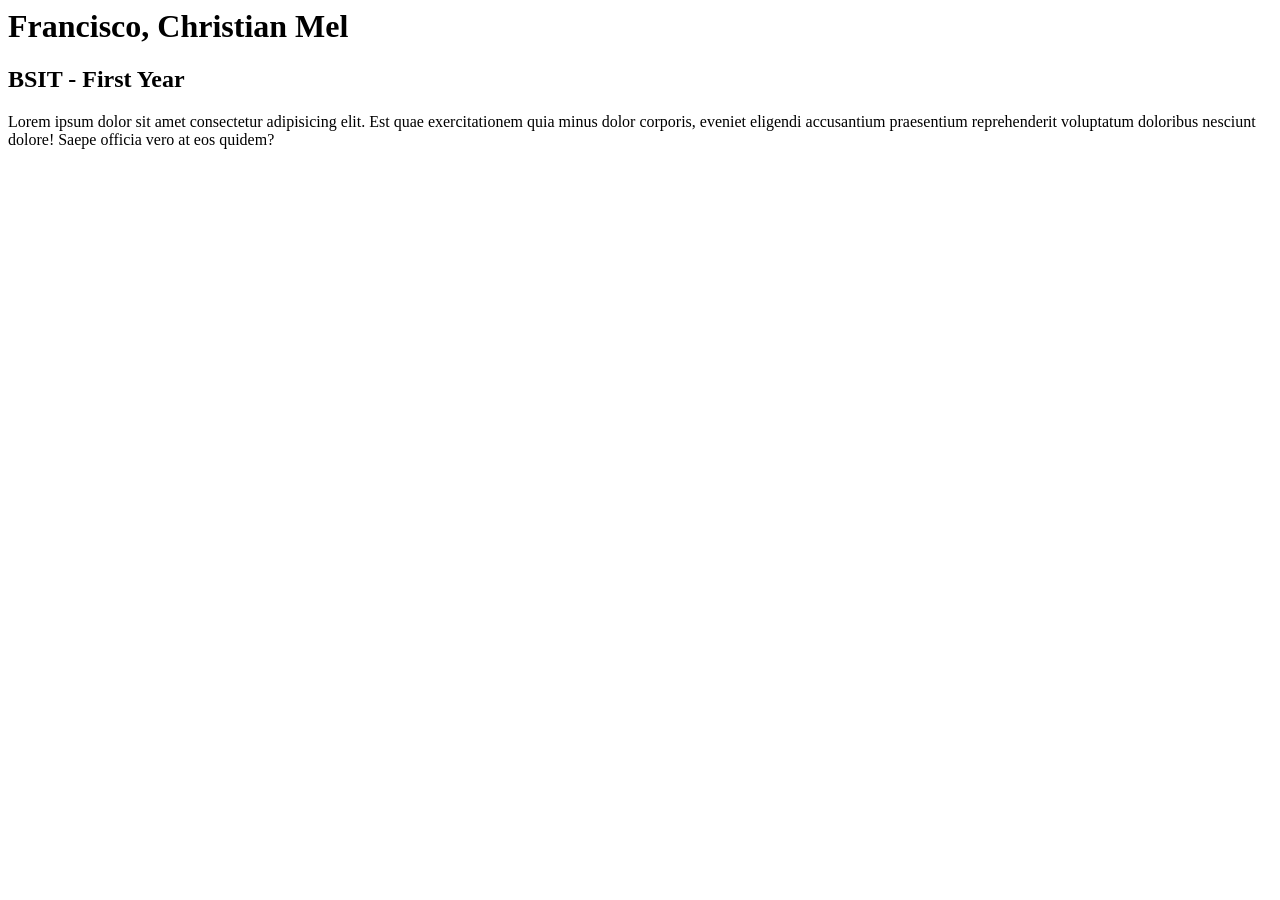
<file: index.html>
<html lang="en">
<head>
    <meta charset="UTF-8">
    <meta name="viewport" content="width=device-width, initial-scale=1.0">
    <title>IT0043 - TB02</title>
</head>
<body>
  <h1>Francisco, Christian Mel </h1>  
  <h2>BSIT - First Year</h2>
  <p> Lorem ipsum dolor sit amet consectetur adipisicing elit. Est quae exercitationem quia minus dolor corporis, eveniet eligendi accusantium praesentium reprehenderit voluptatum doloribus nesciunt dolore! Saepe officia vero at eos quidem?</p>
</body>
</html>
</file>
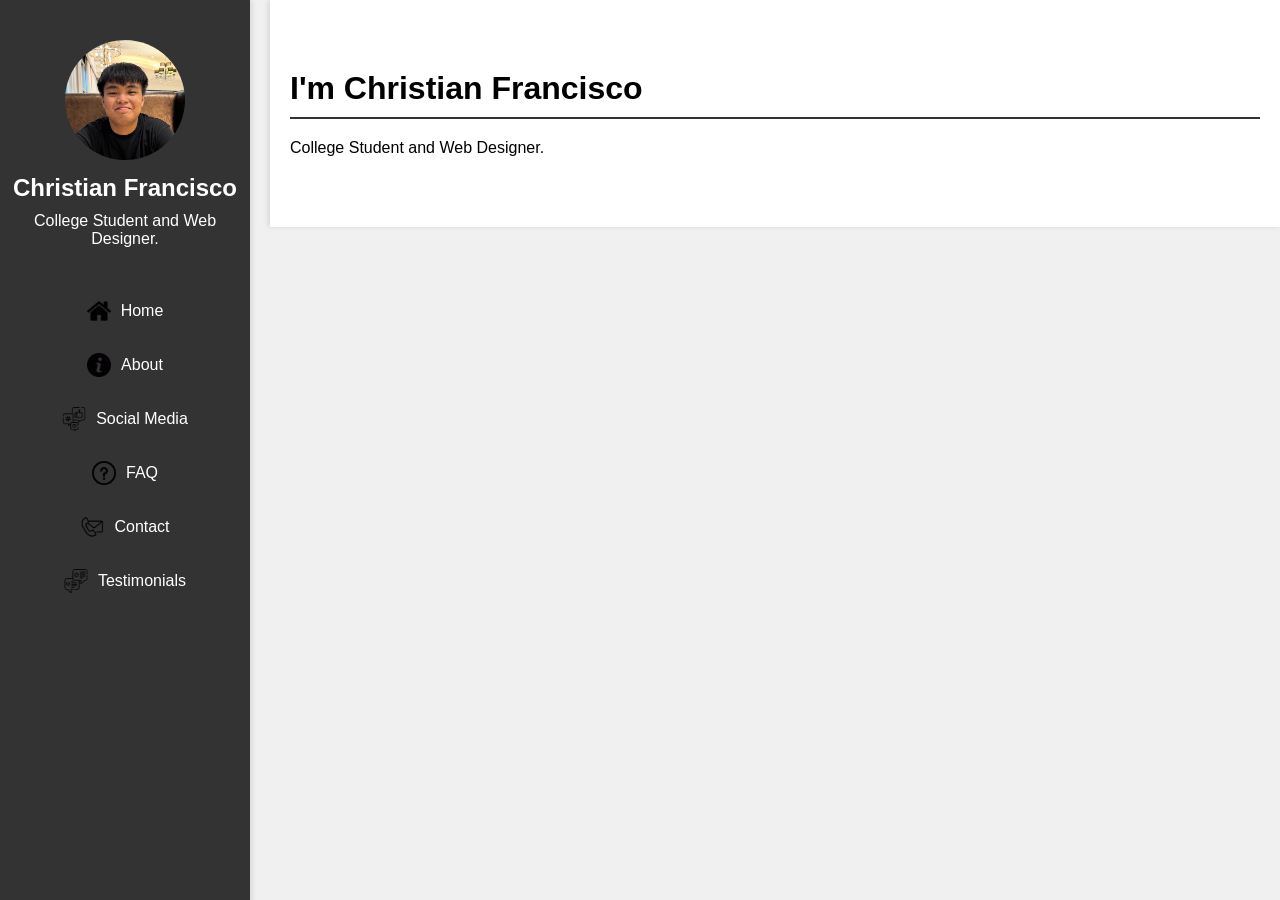
<file: Francisco_Finals.html>
<!DOCTYPE html>
<html lang="en">
<head>
    <meta charset="UTF-8">
    <meta name="viewport" content="width=device-width, initial-scale=1.0">
    <title>Personal Portfolio</title>
    <link rel="stylesheet" href="Francisco_Finals.css">
</head>
<body>
    <div class="sidebar">
        <div class="profile">
            <img src="PICKO.jpg" alt="Profile Picture">
            <h1>Christian Francisco</h1>
            <p>College Student and Web Designer.</p>
        </div>
        <nav>
            <ul>
                <li><a href="#home" data-section="home"><img src="home.png" alt="Home"> Home</a></li>
                <li><a href="#about" data-section="about"><img src="information-button.png" alt="About"> About</a></li>
                <li><a href="#social-media" data-section="social-media"><img src="social-media.png" alt="Social Media"> Social Media</a></li>
                <li><a href="#faq" data-section="faq"><img src="information.png" alt="FAQ"> FAQ</a></li>
                <li><a href="#contact" data-section="contact"><img src="contact-mail.png" alt="Contact"> Contact</a></li>
                <li><a href="#testimonials" data-section="testimonials"><img src="testimonials.png" alt="Testimonials"> Testimonials</a></li>
            </ul>
        </nav>
    </div>

    <div class="main-content">
        <section id="home" class="active">
            <div class="home-content">
                <h2>I'm Christian Francisco</h2>
                <p>College Student and Web Designer.</p>
            </div>
        </section>

        <section id="about">
            <h2>About Me</h2>
            <div class="about-content">
                <p>Hi there! I'm Christian Mel G. Francisco, an avid gamer and car enthusiast. Born under the Aquarius sign on January 29, 2003, I've always been passionate about technology and innovation. Currently, I'm pursuing a degree in Information Technology at FEU TECH, specializing in Web and Mobile Application. When I'm not immersed in coding or gaming, you can find me exploring the latest trends in the automotive world. Feel free to connect with me to talk about tech, games, or cars!</p>
            </div>
        </section>

        <section id="social-media">
            <h2>Social Media</h2>
            <div class="social-media-links">
                <a href="https://web.facebook.com/MELLERPEEK" target="_blank" class="btn">Facebook</a>
                <a href="https://steamcommunity.com/id/Mellerz29/" target="_blank" class="btn">Steam</a>
                <a href="https://www.instagram.com/mellerzpeek/" target="_blank" class="btn">Instagram</a>
                <a href="https://mellerzpeek.github.io/it0043tb02/" target="_blank" class="btn">GitHub Pages</a>
            </div>
        </section>

        <section id="faq">
            <h2>FAQ</h2>
            <div class="faq-item">
                <h3>Question 1: What services do you offer?</h3>
                <p>Answer: I offer web development and app development.</p>
            </div>
            <div class="faq-item">
                <h3>Question 2: What kind of car do you like?</h3>
                <p>Answer: I like JDM cars, but I'm also knowledgeable about other types of cars.</p>
            </div>
            <div class="faq-item">
                <h3>Question 3: What type of games do you prefer?</h3>
                <p>Answer: I prefer games like Counter-Strike 2, but mostly I enjoy first-person shooter games.</p>
            </div>
        </section>

        <section id="contact">
            <h2>Contact Information</h2>
            <p>Email: <a href="mailto:Christianmgf29@gmail.com">Christianmgf29@gmail.com</a></p>
            <p>Phone: +63 9561257416</p>
        </section>

        <section id="testimonials">
            <h2>Testimonials</h2>
            <div class="testimonial">
                <p>"Great work! Highly recommend."</p>
                <h4>- Marites Torno</h4>
            </div>
            <div class="testimonial">
                <p>"Outstanding experience."</p>
                <h4>- Marissa Compañero</h4>
            </div>
        </section>
    </div>

    <script src="Francisco_Finals.js"></script>
</body>
</html>
</file>
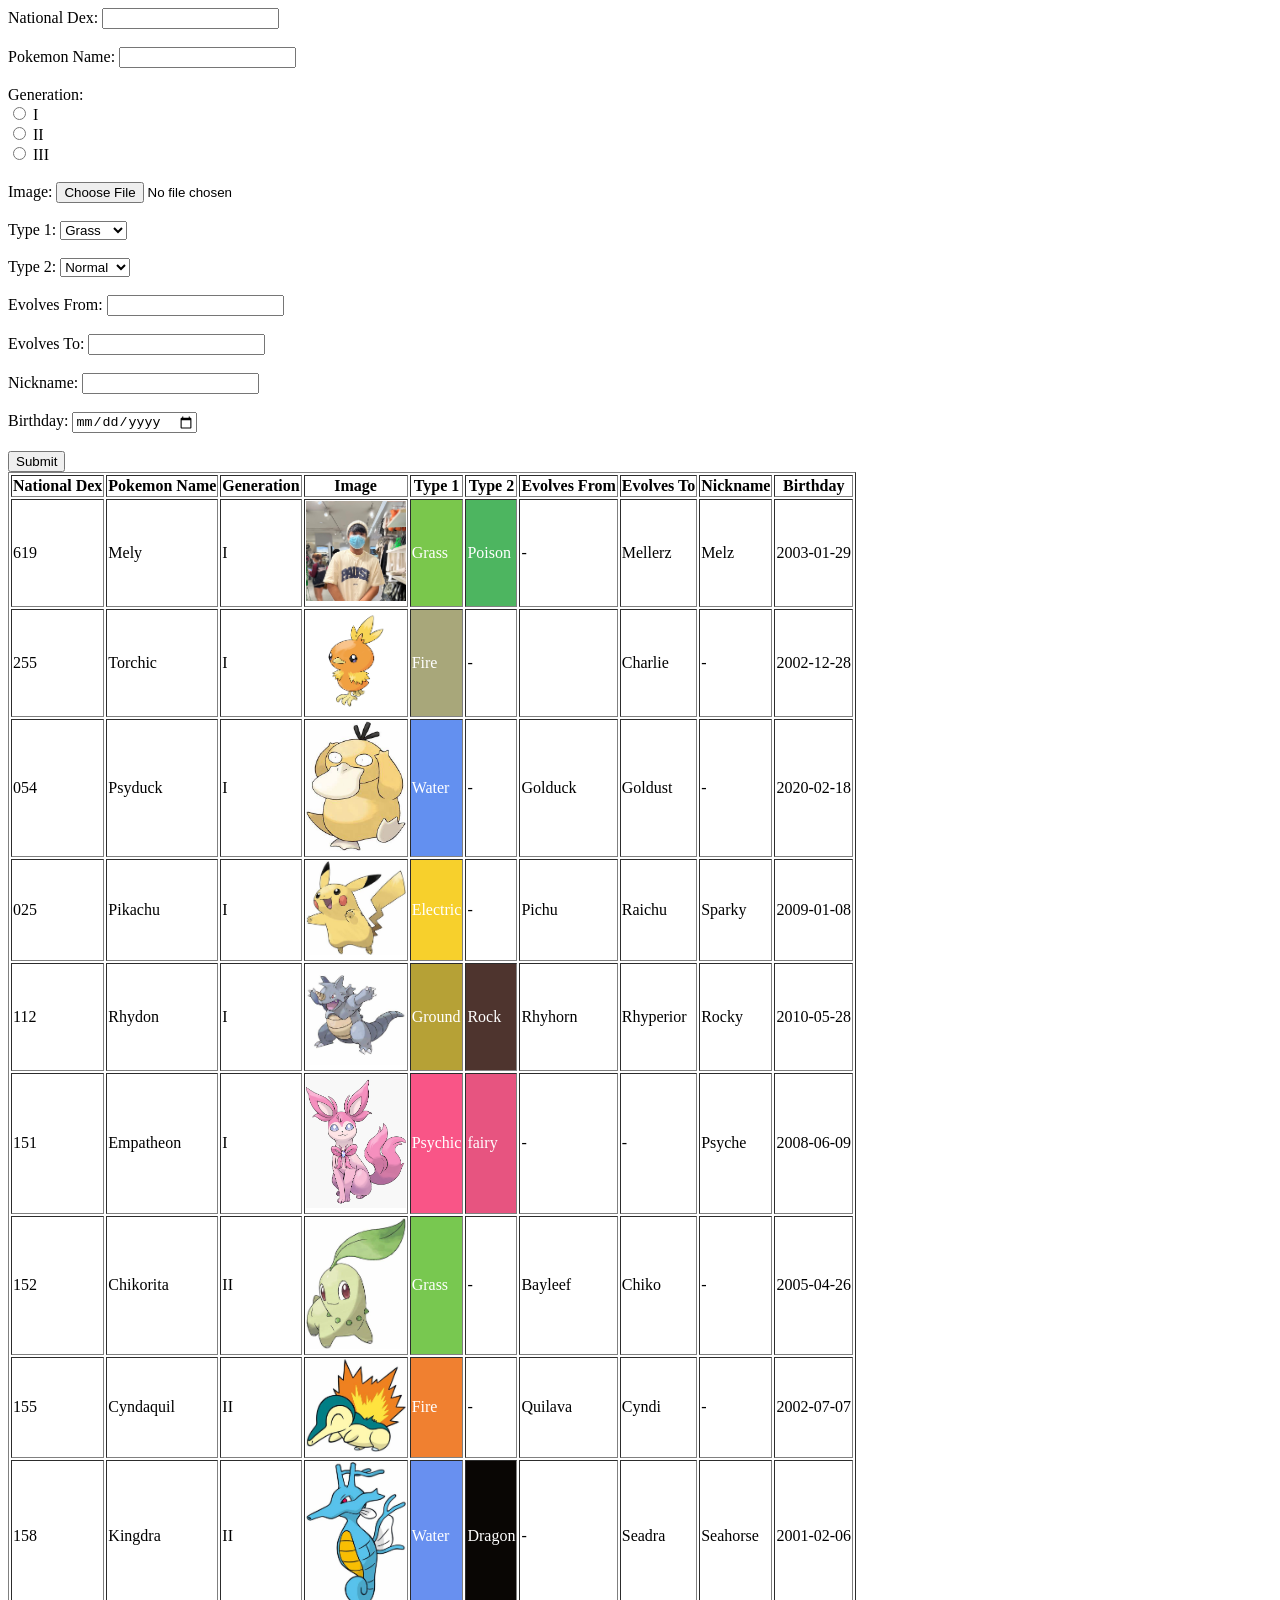
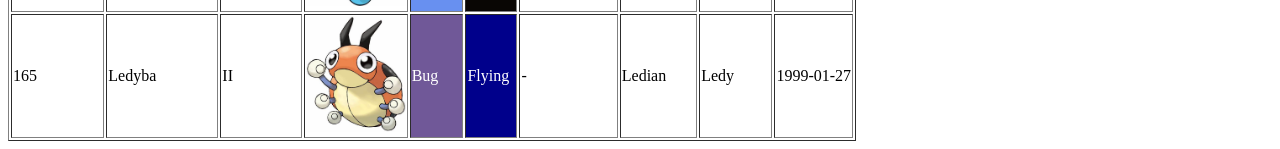
<file: Francisco_tsa3.html>
<!DOCTYPE html>
<html lang="en">
<head>
    <meta charset="UTF-8">
    <meta name="viewport" content="width=device-width, initial-scale=1.0">
    <title>Pokémon Data Entry</title>
</head>
<body>
    <form action="#" method="post" enctype="multipart/form-data">
        <label for="national_dex">National Dex:</label>
        <input type="number" id="national_dex" name="national_dex" min="0"><br><br>
        
        <label for="pokemon_name">Pokemon Name:</label>
        <input type="text" id="pokemon_name" name="pokemon_name"><br><br>
        
        <label>Generation:</label><br>
        <input type="radio" id="gen_i" name="generation" value="I">
        <label for="gen_i">I</label><br>
        <input type="radio" id="gen_ii" name="generation" value="II">
        <label for="gen_ii">II</label><br>
        <input type="radio" id="gen_iii" name="generation" value="III">
        <label for="gen_iii">III</label><br><br>
        
        <label for="image">Image:</label>
        <input type="file" id="image" name="image"><br><br>
        
        <label for="type1">Type 1:</label>
        <select id="type1" name="type1">
            <option value="Grass">Grass</option>
            <option value="Fire">Fire</option>
            <option value="Water">Water</option>
            <option value="Electric">Electric</option>
            <option value="Ground">Ground</option>
        </select><br><br>
        
        <label for="type2">Type 2:</label>
        <select id="type2" name="type2">
            <option value="Normal">Normal</option>
            <option value="Fighting">Fighting</option>
            <option value="Flying">Flying</option>
            <option value="Poison">Poison</option>
            <option value="Rock">Rock</option>
        </select><br><br>
        
        <label for="evolves_from">Evolves From:</label>
        <input type="text" id="evolves_from" name="evolves_from"><br><br>
        
        <label for="evolves_to">Evolves To:</label>
        <input type="text" id="evolves_to" name="evolves_to"><br><br>
        
        <label for="nickname">Nickname:</label>
        <input type="text" id="nickname" name="nickname"><br><br>
        
        <label for="birthday">Birthday:</label>
        <input type="date" id="birthday" name="birthday"><br><br>
        
        <input type="submit" value="Submit">
    </form>

    <table border="1">
        <tr>
            <th>National Dex</th>
            <th>Pokemon Name</th>
            <th>Generation</th>
            <th>Image</th>
            <th>Type 1</th>
            <th>Type 2</th>
            <th>Evolves From</th>
            <th>Evolves To</th>
            <th>Nickname</th>
            <th>Birthday</th>
        </tr>
        <tr>
            <td>619</td>
            <td>Mely</td>
            <td>I</td>
            <td><img src="FB PICTURE.jpg" width = "100"></td>
            <td bgcolor="#7AC74C" style="color: white;">Grass</td>
            <td bgcolor="4db560" style="color: white;">Poison</td>
            <td>-</td>
            <td>Mellerz</td>
            <td>Melz</td>
            <td>2003-01-29</td>
        </tr>
        <tr>
            <td>255</td>
            <td>Torchic</td>
            <td>I</td>
            <td><img src="TORCHIC.png" width = "100"></td>
            <td bgcolor="#A8A77A" style="color: white;">Fire</td>
            <td>-</td>
            <td></td>
            <td>Charlie</td>
            <td>-</td>
            <td>2002-12-28</td>
        </tr>
        <tr>
            <td>054</td>
            <td>Psyduck</td>
            <td>I</td>
            <td><img src="psyduck.jpg"  width = "100"></td>
            <td bgcolor="#6390F0" style="color: white;">Water</td>
            <td>-</td>
            <td>Golduck</td>
            <td>Goldust</td>
            <td>-</td>
            <td>2020-02-18</td>
        </tr>
        <tr>
            <td>025</td>
            <td>Pikachu</td>
            <td>I</td>
            <td><img src="pika.jpg" width = "100"></td>
            <td bgcolor="#F7D02C" style="color: white;">Electric</td>
            <td>-</td>
            <td>Pichu</td>
            <td>Raichu</td>
            <td>Sparky</td>
            <td>2009-01-08</td>
        </tr>
        <tr>
            <td>112</td>
            <td>Rhydon</td>
            <td>I</td>
            <td><img src="rhydon.jpg" width = "100"></td>
            <td bgcolor="#B6A136" style="color: white;">Ground</td>
            <td bgcolor="4e342e" style="color: white;">Rock</td>
            <td>Rhyhorn</td>
            <td>Rhyperior</td>
            <td>Rocky</td>
            <td>2010-05-28</td>
        </tr>
        <tr>
            <td>151</td>
            <td>Empatheon</td>
            <td>I</td>
            <td><img src="empatheon.jpg" width = "100"></td>
            <td bgcolor="#F95587" style="color: white;">Psychic</td>
            <td bgcolor="#E75480" style="color: white;">fairy</td>
            <td>-</td>
            <td>-</td>
            <td>Psyche</td>
            <td>2008-06-09</td>
        </tr>
        <tr>
            <td>152</td>
            <td>Chikorita</td>
            <td>II</td>
            <td><img src="chikitoria.jpg" width = "100"></td>
            <td bgcolor="#78C850" style="color: white;">Grass</td>
            <td>-</td>
            <td>Bayleef</td>
            <td>Chiko</td>
            <td>-</td>
            <td>2005-04-26</td>
        </tr>
        <tr>
            <td>155</td>
            <td>Cyndaquil</td>
            <td>II</td>
            <td><img src="cyndaquil.jpg" width = "100"></td>
            <td bgcolor="#F08030" style="color: white;">Fire</td>
            <td>-</td>
            <td>Quilava</td>
            <td>Cyndi</td>
            <td>-</td>
            <td>2002-07-07</td>
        </tr>
        <tr>
            <td>158</td>
            <td>Kingdra</td>
            <td>II</td>
            <td><img src="kingdra.jpg" width = "100"></td>
            <td bgcolor="#6890F0" style="color: white;">Water</td>
            <td bgcolor="#090604" style="color: white;">Dragon</td>
            <td>-</td>
            <td>Seadra</td>
            <td>Seahorse</td>
            <td>2001-02-06</td>
        </tr>
        <tr>
            <td>165</td>
            <td>Ledyba</td>
            <td>II</td>
            <td><img src="ledy.jpg" width = "100"></td>
            <td bgcolor="#705898" style="color: white;">Bug</td>
            <td bgcolor="#00008B" style="color: white;">Flying</td>
            <td>-</td>
            <td>Ledian</td>
            <td>Ledy</td>
            <td>1999-01-27</td>
        </tr>
    </table>
</body>
</html>
</file>
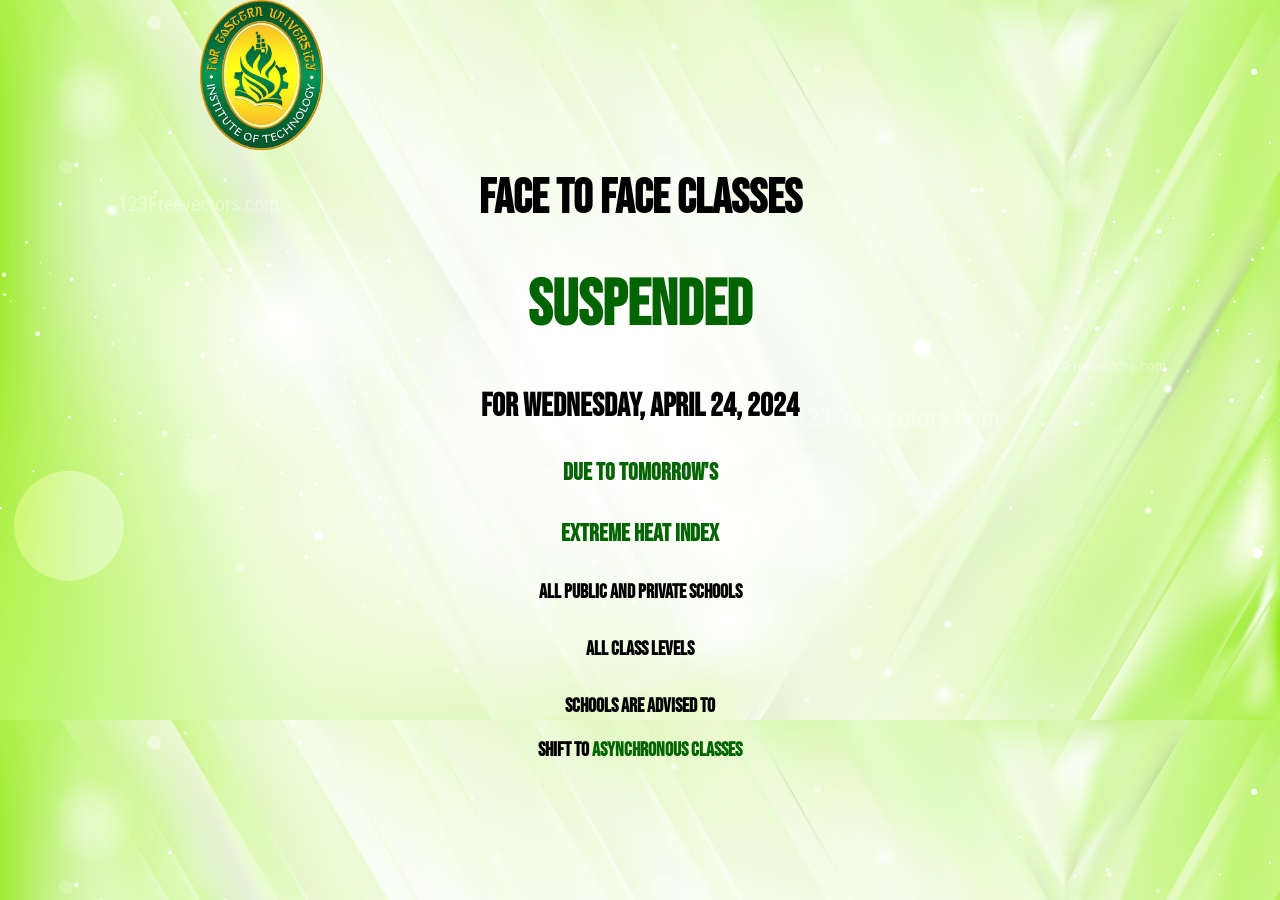
<file: Francisco_TSA4.html>
<!DOCTYPE html>
<html lang="en">
<head>
    <meta charset="UTF-8" />
    <meta name="viewport" content="width=device-width, initial-scale=1.0"/>
    <title>Francisco_TSA4</title>
    <link rel="stylesheet" type="text/css" href="Francisco_TSA4.css">
</head>
<body>
    <div class="logo"></div>
    <h2>FACE TO FACE CLASSES</h2>
    <h1>SUSPENDED</h1>  
    <h3>For Wednesday, April 24, 2024</h3>
    <h4>DUE TO TOMORROW'S </h4>
    <h4>EXTREME HEAT INDEX </h4>
    <h5>ALL PUBLIC AND PRIVATE SCHOOLS</h5>
    <H5>ALL CLASS LEVELS</h5>
    <h5>SCHOOLS ARE ADVISED TO
    <p>SHIFT TO <span class="asynchronous">ASYNCHRONOUS CLASSES</span></p>
    </h5>
</body>
</html>
</file>
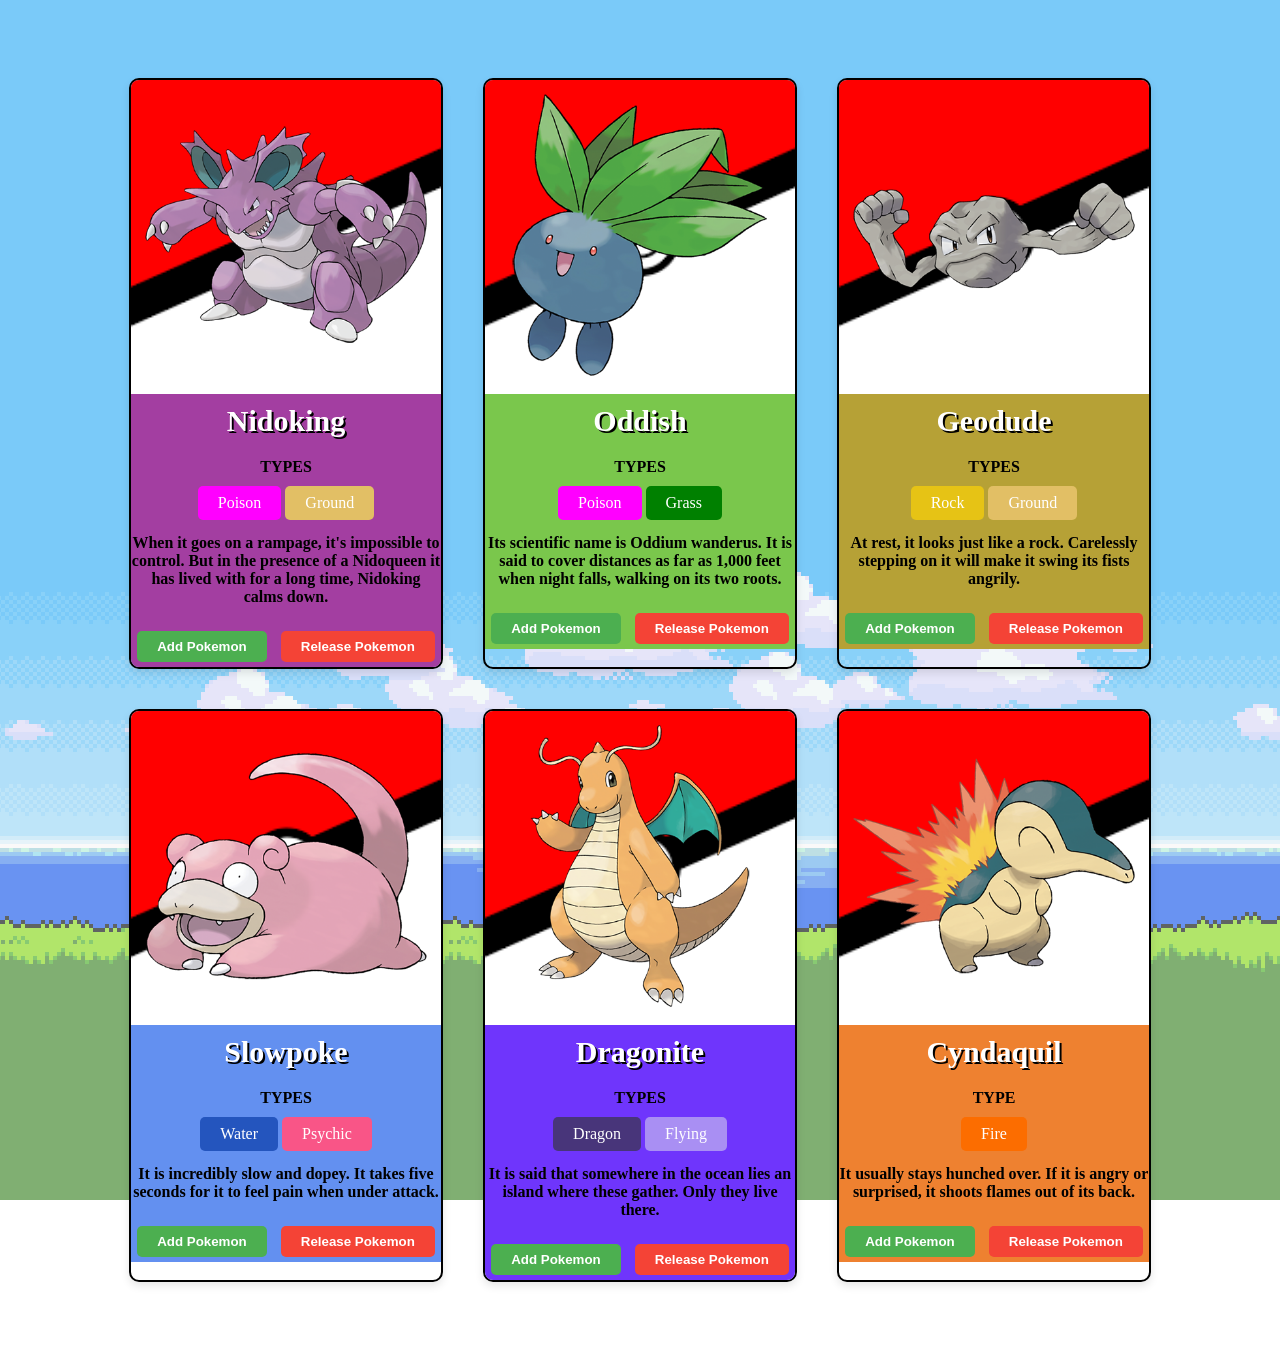
<file: Francisco_TSA5.html>
<!DOCTYPE html>
<html lang="en">
<head>
    <meta charset="UTF-8">
    <meta name="viewport" content="width=device-width, initial-scale=1.0">
    <title>Pokemon Cards</title>
    <link rel = "stylesheet" href = "Francisco_TSA5.css" />
</head>
<body>
     
    <div class="container">
        <div class="card">
            <div class="image">
                <img src="NIDOKING.png" alt="Nidoking">
            </div>
            <div class="detailsviolet">
                <h1 class="name">Nidoking </h1>
                <p class="type">TYPES</p>
                <p class="type1 Poison">Poison</p>
                <p class="type2 Ground">Ground</p>
                <p class="desc">When it goes on a rampage, it's impossible to control. But in the presence of a Nidoqueen it has lived with for a long time, Nidoking calms down.</p>
                <div class="button">
                    <button class="add">Add Pokemon</button>
                    <button class="release">Release Pokemon</button>
                </div>
            </div>
        </div>
        <!-- Duplicate the above card element to create more -->
        <!-- Card 2 -->
        <div class="card">
            <div class="image">
                <img src="Oddish.png" alt="Oddish">
            </div>
            <div class="detailsgreen">
                <h1 class="name">Oddish</h1>
                <p class="type">TYPES</p>
                <p class="type1 Poison">Poison</p>
                <p class="type2 Grass">Grass</p>
                <p class="desc">Its scientific name is Oddium wanderus. It is said to cover distances as far as 1,000 feet when night falls, walking on its two roots.</p>
                <div class="button">
                    <button class="add">Add Pokemon</button>
                    <button class="release">Release Pokemon</button>
                </div>
            </div>
        </div>
        <!-- Card 3 -->
        <div class="card">
            <div class="image">
                <img src="geodude.png" alt="Geodude">
            </div>
            <div class="detailsrock">
                <h1 class="name">Geodude</h1>
                <p class="type">TYPES</p>
                <p class="type1 Rock">Rock</p>
                <p class="type2 Ground">Ground</p>
                <p class="desc">At rest, it looks just like a rock. Carelessly stepping on it will make it swing its fists angrily.





                </p>
                <div class="button">
                    <button class="add">Add Pokemon</button>
                    <button class="release">Release Pokemon</button>
                </div>
            </div>
        </div>
        <!-- Card 4 -->
        <div class="card">
            <div class="image">
                <img src="Slowpoke.png" alt="Slowpoke">
            </div>
            <div class="detailswater">
                <h1 class="name">Slowpoke</h1>
                <p class="type">TYPES</p>
                <p class="type1 Water">Water</p>
                <p class="type2 Psychic">Psychic</p>
                <p class="desc">It is incredibly slow and dopey. It takes five seconds for it to feel pain when under attack.</p>
                <div class="button">
                    <button class="add">Add Pokemon</button>
                    <button class="release">Release Pokemon</button>
                </div>
            </div>
        </div>
        <!-- Card 5 -->
        <div class="card">
            <div class="image">
                <img src="Dragonite.png" alt="Dragonite">
            </div>
            <div class="detailsdragon">
                <h1 class="name">Dragonite</h1>
                <p class="type">TYPES</p>
                <p class="type1 Dragon">Dragon</p>
                <p class="type2 Flying">Flying</p>
                <p class="desc">It is said that somewhere in the ocean lies an island where these gather. Only they live there.</p>
                <div class="button">
                    <button class="add">Add Pokemon</button>
                    <button class="release">Release Pokemon</button>
                </div>
            </div>
        </div>
       <!-- Card 6 -->
       <div class="card">
        <div class="image">
            <img src="Cyndaquil.png" alt="Cyndaquil">
        </div>
        <div class="detailsfire">
            <h1 class="name">Cyndaquil</h1>
            <p class="type">TYPE</p>
            <p class="type1 Fire">Fire</p>
            <p class="desc">It usually stays hunched over. If it is angry or surprised, it shoots flames out of its back.</p>
            <div class="button">
                <button class="add">Add Pokemon</button>
                <button class="release">Release Pokemon</button>
            </div>
        </div>
    </div>
</body>
</html>
</file>
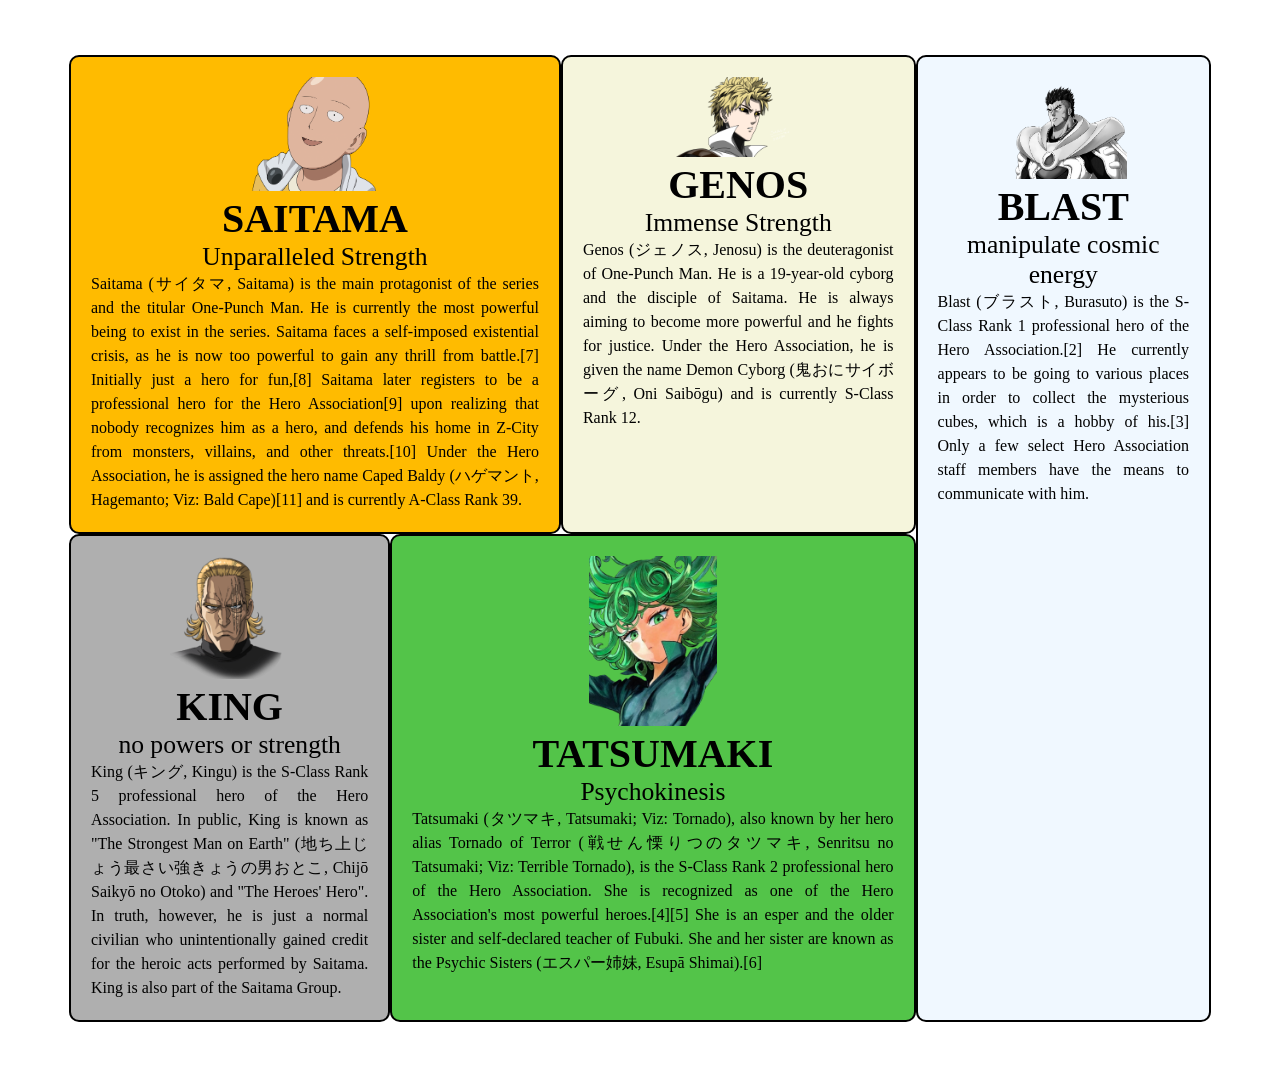
<file: Francisco_TSA6.html>
<!DOCTYPE html>
<html lang="en">
<head>
    <meta charset="UTF-8">
    <meta name="viewport" content="width=device-width, initial-scale=1.0">
    <title>Francisco_TSA6</title>
    <link rel="stylesheet" href="Francisco_TSA6.css">
</head>

<body>
<div class="Francisco-container">
    <div class="item" id="SAITAMA">
        <div class="details">
            <img src="saitama.png" alt="saitama">
            <div class="name-pwr">
                <p class="name"> SAITAMA</p>
                <p class="pwr"> Unparalleled Strength</p>
            </div>
        </div>
        <p class="desc"> Saitama (サイタマ, Saitama) is the main protagonist of the series and the titular One-Punch Man. He is currently the most powerful being to exist in the series. Saitama faces a self-imposed existential crisis, as he is now too powerful to gain any thrill from battle.[7]
            Initially just a hero for fun,[8] Saitama later registers to be a professional hero for the Hero Association[9] upon realizing that nobody recognizes him as a hero, and defends his home in Z-City from monsters, villains, and other threats.[10] Under the Hero Association, he is assigned the hero name Caped Baldy (ハゲマント, Hagemanto; Viz: Bald Cape)[11] and is currently A-Class Rank 39.</p>
    </div>
    <div class="item" id="GENOS">
        <div class="details">
            <img src="GENOS.png" alt="genos">
            <div class="name-pwr">
                <p class="name"> GENOS</p>
                <p class="pwr"> Immense Strength</p>
            </div>
        </div>
        <p class="desc"> Genos (ジェノス, Jenosu) is the deuteragonist of One-Punch Man. He is a 19-year-old cyborg and the disciple of Saitama. He is always aiming to become more powerful and he fights for justice. Under the Hero Association, he is given the name Demon Cyborg (鬼おにサイボーグ, Oni Saibōgu) and is currently S-Class Rank 12.</p>
    </div>
    <div class="item" id="KING">
        <div class="details">
            <img src="king.png" alt="king">
            <div class="name-pwr">
                <p class="name"> KING</p>
                <p class="pwr">  no powers or strength</p>
            </div>
        </div>
        <p class="desc"> King (キング, Kingu) is the S-Class Rank 5 professional hero of the Hero Association. In public, King is known as "The Strongest Man on Earth" (地ち上じょう最さい強きょうの男おとこ, Chijō Saikyō no Otoko) and "The Heroes' Hero". In truth, however, he is just a normal civilian who unintentionally gained credit for the heroic acts performed by Saitama. King is also part of the Saitama Group.</p>
    </div>
    <div class="item" id="TORNADO">
        <div class="details">
            <img src="TATSUMAKI2.png" alt="tornado">
            <div class="name-pwr">
                <p class="name"> TATSUMAKI</p>
                <p class="pwr">  Psychokinesis</p>
                </div>
                <p class="desc"> Tatsumaki (タツマキ, Tatsumaki; Viz: Tornado), also known by her hero alias Tornado of Terror (戦せん慄りつのタツマキ, Senritsu no Tatsumaki; Viz: Terrible Tornado), is the S-Class Rank 2 professional hero of the Hero Association. She is recognized as one of the Hero Association's most powerful heroes.[4][5] She is an esper and the older sister and self-declared teacher of Fubuki. She and her sister are known as the Psychic Sisters (エスパー姉妹, Esupā Shimai).[6] </p>
        </div>
    </div>
    <div class="item" id="BLAST">
        <div class="details">
         <img src="blast.png" alt="blast">
        <div class="name-pwr">
            <p class="name"> BLAST</p>
            <p class="pwr"> manipulate cosmic energy</p>
            </div>
            <p class="desc"> Blast (ブラスト, Burasuto) is the S-Class Rank 1 professional hero of the Hero Association.[2] He currently appears to be going to various places in order to collect the mysterious cubes, which is a hobby of his.[3] Only a few select Hero Association staff members have the means to communicate with him. </p>
    </div>
</div>


    
</body>
</html>
</file>
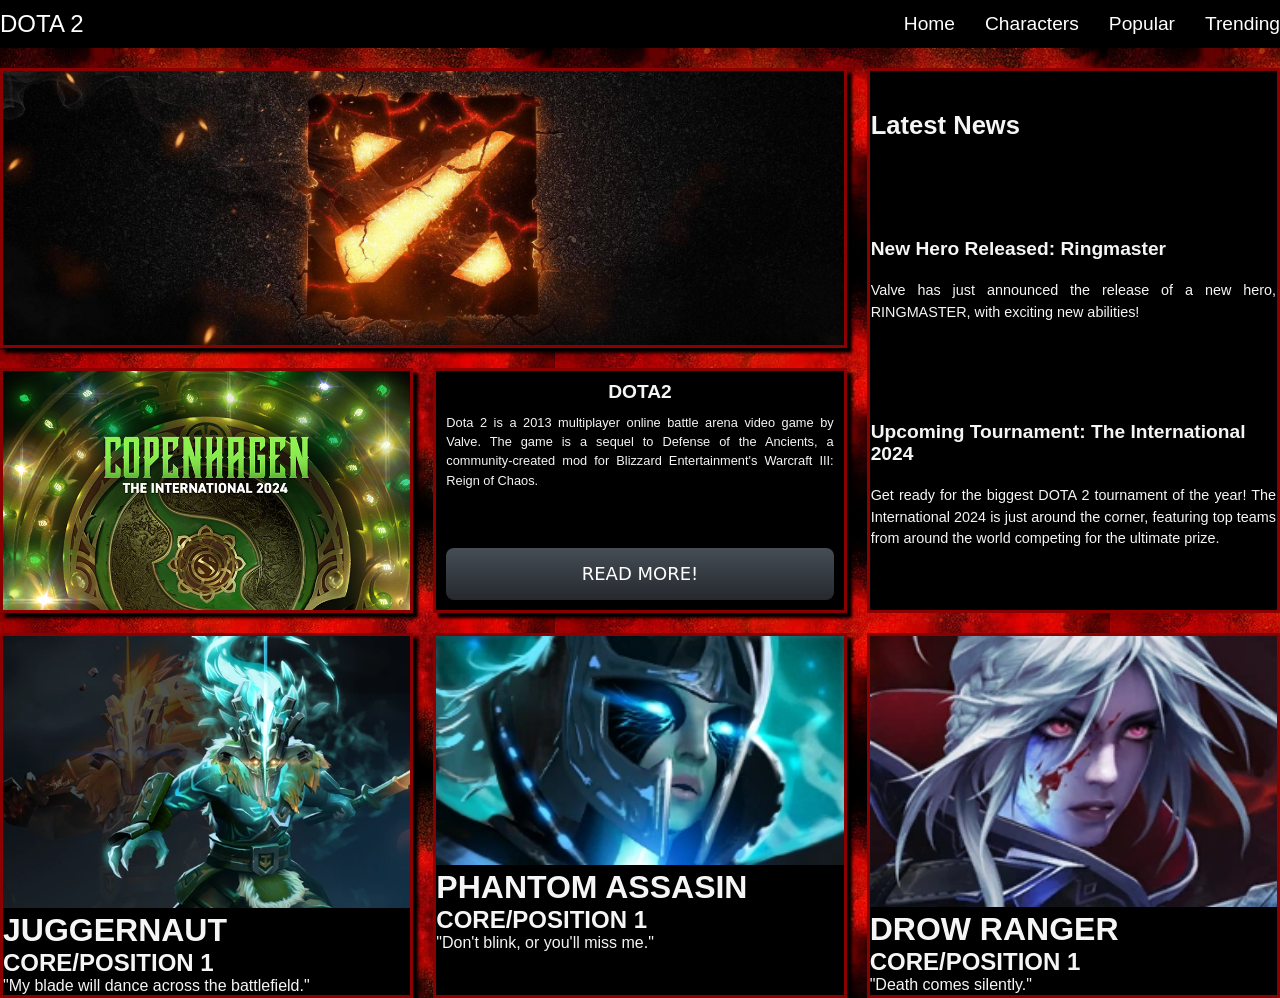
<file: Francisco_TSA7.html>
<!DOCTYPE html>
<html lang="en">
<head>
    <meta charset="UTF-8">
    <meta name="viewport" content="width=device-width, initial-scale=1.0">
    <title>Francisco_TSA7</title>
    <link rel="stylesheet" href="Francisco_TSA7.css">
</head>
<body>
    <nav class="navi">
        <div class="container">
            <div class="logo">DOTA 2</div>
            <ul class="menu-list">
                <li class="menu-li"><a href="#" class="menu-a">Home</a></li>
                <li class="menu-li"><a href="#" class="menu-a">Characters</a></li>
                <li class="menu-li"><a href="#" class="menu-a">Popular</a></li>
                <li class="menu-li"><a href="#" class="menu-a">Trending</a></li>
            </ul>
        </div>
    </nav>

    <main>
        <div class="container">
            <div class="main-image">
                <img src="dota 2 logo.jpg" alt="" class="main-img">
            </div>

            <div class="sub-image">
                <img src="TI2024.png" alt="" class="sub-img">
            </div>

            <div class="coming">
                <div class="article">
                    <h1 class="article-title"> DOTA2</h1>
                    <p class="article-content">Dota 2 is a 2013 multiplayer online battle arena video game by Valve. The game is a sequel to Defense of the Ancients, a community-created mod for Blizzard Entertainment's Warcraft III: Reign of Chaos.</p>
                </div>
                <button class="button-84" role="button">READ MORE!</button>
            </div>

            <div class="news">
                <h1 class="news-header">Latest News</h1>
                <div class="news-article">
                    <h2 class="news-h2">New Hero Released: Ringmaster </h2>
                    <p class="news-p">Valve has just announced the release of a new hero, RINGMASTER, with exciting new abilities!</p>
                </div> 
                <div class="news-article">
                    <h2 class="news-h2">Upcoming Tournament: The International 2024</h2>
                    <p class="news-p">Get ready for the biggest DOTA 2 tournament of the year! The International 2024 is just around the corner, featuring top teams from around the world competing for the ultimate prize.</p>
                </div>
            </div>
            <div class="DotaHero">
                <img src="juggARC.webp" alt="" class="Hero-img">
                <div class="char-desc">
                    <h1 class="char-name">JUGGERNAUT</h1>
                    <h2 class="char-role">CORE/POSITION 1</h2>
                    <p class="char-quote">"My blade will dance across the battlefield."</p>
                </div>
            </div>
            <div class="DotaHero">
                <img src="paARC.webp" alt="" class="Hero-img">
                <div class="char-desc">
                    <h1 class="char-name">PHANTOM ASSASIN</h1>
                    <h2 class="char-role">CORE/POSITION 1</h2>
                    <p class="char-quote">"Don't blink, or you'll miss me."</p>
                </div>
            </div>
            <div class="DotaHero">
                <img src="drowARC.webp" alt="" class="Hero-img">
                <div class="char-desc">
                    <h1 class="char-name">DROW RANGER</h1>
                    <h2 class="char-role">CORE/POSITION 1</h2>
                    <p class="char-quote">"Death comes silently."</p>
                </div>
            </div>

        </div>
    </main>
</body>
</html>
</file>
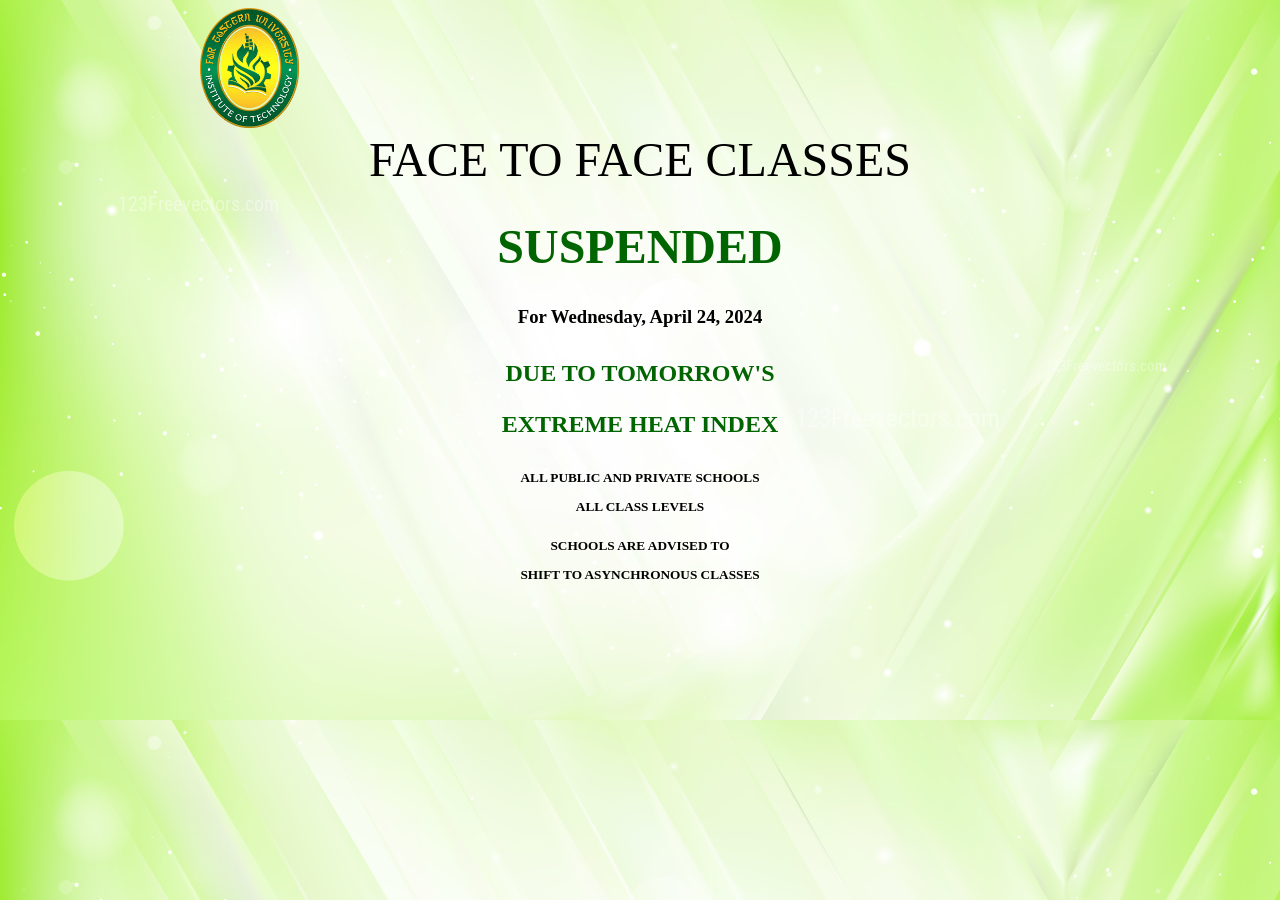
<file: BEFORE MPE/Francisco_TSA2.html>
<!DOCTYPE html>
<html lang="en">
    <head>
        <meta charset="UTF-8" />
        <meta name="viewport" content="width=device-width, inital-scale1.0"/>
        <title>Francisco_TSA2</title>
    </head>
    <body background="bgcolor.jpg" marginwidth="200px">
        <img 
        src="tech.png"
        alt=""
        height="120px"
    />
    <font face="Verdana">
        <center>
            <font size="7"<h2>FACE TO FACE CLASSES</h2>
        </font>
        <font size="5" color="darkgreen">
            <h1>SUSPENDED</h1>  
        </font>

        <h3>For Wednesday, April 24, 2024</h3>
        <p></p>
        <font size="5" color="darkgreen">
        <h4>DUE TO TOMORROW'S
        <p>EXTREME HEAT INDEX</p></h4>
        <p></p>
        </font>

        <h5>ALL PUBLIC AND PRIVATE SCHOOLS
        <p>ALL CLASS LEVELS</p></h5>
        <p></p>

        <h5>SCHOOLS ARE ADVISED TO
        <p>SHIFT TO ASYNCHRONOUS CLASSES</p></h5>
        











    </center></font>

    </body>


    
</html>
</file>
<file: Francisco_Finals.css>
body {
    font-family: Arial, sans-serif;
    margin: 0;
    padding: 0;
    display: flex;
    background-color: #f0f0f0;
}

.sidebar {
    width: 250px;
    background-color: #333;
    color: white;
    position: fixed;
    height: 100%;
    display: flex;
    flex-direction: column;
    align-items: center;
    padding: 20px 0;
    box-shadow: 2px 0 5px rgba(0, 0, 0, 0.1);
}

.sidebar .profile {
    text-align: center;
    margin: 20px 0;
}

.sidebar .profile img {
    border-radius: 50%;
    width: 120px;
    height: 120px;
    object-fit: cover;
}

.sidebar h1 {
    font-size: 1.5em;
    margin: 10px 0;
}

.sidebar p {
    font-size: 1em;
    margin: 5px 0;
}

nav ul {
    list-style-type: none;
    padding: 0;
    width: 100%;
}

nav ul li {
    width: 100%;
    text-align: center;
    margin: 10px 0;
}

nav ul li a {
    color: white;
    text-decoration: none;
    display: flex;
    align-items: center;
    justify-content: center;
    padding: 10px 0;
}

nav ul li a img {
    width: 24px;
    height: 24px;
    margin-right: 10px;
}

nav ul li a:hover {
    background-color: #575757;
}

.main-content {
    margin-left: 270px;
    padding: 20px;
    width: calc(100% - 270px);
    background-color: #fff;
    box-shadow: -2px 0 5px rgba(0, 0, 0, 0.1);
}

section {
    margin: 50px 0;
    display: none; 
}

section.active {
    display: block; 
}

h2 {
    font-size: 2em;
    margin-bottom: 20px;
    border-bottom: 2px solid #333;
    padding-bottom: 10px;
}

.about-content p,
.faq-item p,
.testimonial p,
.contact p,
.social-media-links a {
    font-size: 1em;
    margin: 10px 0;
    line-height: 1.5;
}

.social-media-links {
    display: flex;
    flex-direction: column;
    align-items: flex-start;
}

.social-media-links a {
    text-decoration: none;
    color: white;
    background-color: #333;
    padding: 10px;
    border-radius: 5px;
    margin: 5px 0;
    width: fit-content;
}

.social-media-links a:hover {
    background-color: #575757;
}

.faq-item {
    margin: 20px 0;
}

.faq-item h3 {
    margin: 0;
    font-size: 1.2em;
}

.testimonial {
    margin: 20px 0;
}

.testimonial p {
    font-style: italic;
}

.btn {
    text-align: center;
    width: 100%;
}
</file>
<file: Francisco_TSA4.css>
@import url('https://fonts.googleapis.com/css2?family=Bebas+Neue&display=swap');

body {
    background-image: url('bgcolor.jpg');
    margin: 0 200px; 
    font-family: 'Bebas Neue'; 
}

.logo {
    background-image: url('tech.png'); 
    background-size: contain; 
    background-repeat: no-repeat; 
    height: 150px; 
    width: 100%; 
}

h2 {
    text-align: center;
    font-size: 3em;
    margin-top: 20px;
}

h1 {
    text-align: center;
    font-size: 4em;
    color: darkgreen;
    margin-top: 20px;
}

h3 {
    text-align: center;
    font-size: 2em;
    margin-top: 20px;
}

h4 {
    color: darkgreen;
    text-align: center;
    font-size: 1.5em;
    margin-top: 20px;
}

h5 {
    text-align: center;
    font-size: 1.25em;
    margin-top: 20px;
}
.asynchronous {
    color: darkgreen; 
}
</file>
<file: Francisco_TSA5.css>
body {
    background-image: url("BGPOKEMON.png");
    background-repeat: no-repeat;
    background-attachment: fixed;
}

.container {
    display: flex;
    flex-wrap: wrap;
    justify-content: center;
    width: 100%;
    max-width: 1500px;
    padding: 50px;
    box-sizing: border-box;
    text-align: center;
}

.card {
    width: 310px;
    margin: 20px;
    border: 2px solid black;
    border-radius: 10px;
    overflow: hidden;
    box-shadow: 0 4px 8px rgba(0, 0, 0, 0.1);
    display: inline-block;
    text-align: center;
    position: relative;
}

.image {
    background-image: url(POKEBALL3.png);
    background-size: cover;
    background-position: center;
}

.image img {
    width: 100%;
    height: 100%;
}

.details {
    padding: 20px;
    text-align: center;
    background-color: inherit;
}

.detailsviolet { background-color: #A33EA1; }
.detailsgreen { background-color: #7AC74C; }
.detailsrock { background-color: #B6A136; }
.detailswater { background-color: #6390F0; }
.detailsdragon { background-color: #6F35FC; }
.detailsfire { background-color: #EE8130; }

.name {
    margin: auto;
    width: 50%;
    padding: 10px;
    text-shadow: 2px 2px black;
    font-size: 30px;
    color: white;
}

.type {
    margin: 10px;
    font-weight: bold;
}

.desc {
    margin-top: 10px;
    font-weight: bold;
}

.button {
    margin-top: 20px;
    text-align: center;
}

.button button {
    font-weight: bold;
    padding: 8px 20px;
    margin: 5px 5px;
    border: none;
    border-radius: 5px;
    cursor: pointer;
}

.button .add {
    background-color: #4caf50;
    color: #fff;
}

.button .release {
    background-color: #f44336;
    color: white;
}

.Poison, .Ground, .Grass, .Rock, .Water, .Psychic, .Dragon, .Flying, .Fire {
    padding: 8px 20px;
    color: white;
    margin: auto;
    display: inline-block;
    overflow: hidden;
    border-radius: 5px;
}

.Poison { background-color: magenta; }
.Ground { background-color: #E2BF65; }
.Grass { background-color: green; }
.Rock { background-color: #e6c315; }
.Water { background-color: #2455be; }
.Psychic { background-color: #F95587; }
.Dragon { background-color: #48357a; }
.Flying { background-color: #A98FF3; }
.Fire { background-color: #fc6d00; }
</file>
<file: Francisco_TSA6.css>
*{
    padding: 0;
    margin: 0;
    box-sizing: border-box;
}

.Francisco-container{
    width: 90vw;
    border: 5px solid rgb(255, 255, 255);
    margin: 50px auto;
    display: grid;
    border-radius: 10px;
}

.item{
    border: 2px solid rgb(0, 0, 0);
    padding: 20px;
    text-align: center;
    border-radius: 10px;
}

img{
    width: 128px;
}

.name{
    font-size: 2.5rem;
    font-weight: 700;
}

.pwr{
    font-size: 1.6rem;
}

.desc{
    text-align: justify;
    line-height: 1.5;
    font-size: 1.0rem;
}

#SAITAMA{
    background-color: rgb(255, 187, 0);
    grid-column: 1/3;
}

#GENOS{
    background-color: beige;
}

#KING{
    background-color: rgb(175, 175, 175);
    grid-column: 1/2;
}

#TORNADO{
    background-color: rgb(83, 196, 73);
    grid-column: 2/4;
}

#BLAST{
    background-color: aliceblue;
    grid-column: 4/5;
    grid-row: 1/3;
}

@media (max-width:800px){
    .dbz-container{
        grid-template-columns: 1fr;
    }

    #SAITAMA{
        grid-column: 1/2;
    }

    #TORNADO{
        grid-column: 1/2;
    }
    }
</file>
<file: Francisco_TSA7.css>
* {
    padding: 0;
    margin: 0;
    box-sizing: border-box;
    font-family: Verdana, Geneva, Tahoma, sans-serif;
}
.body

.container {
    width: 90vw;
    margin: 0 auto;
}

nav {
    background-color: black;
    color: white;
    padding: 10px 0;
    height: fit-content;
}
nav .container {
    display: flex;
    justify-content: space-between;
    align-items: center;
}

.logo {
    font-size: 1.5rem;
}

.menu-list {
    display: flex;
}

.menu-li {
    list-style: none;
    margin-left: 30px;
}
.menu-li > a {
    font-size: 1.2rem;
    text-decoration: none;
    color: white;
    transition: 0.5s all ease;
}

.menu-li > a:hover {
    color: yellow;
    text-decoration: underline;
    text-underline-offset: 10px;
}

main .container {
    display: grid;
    grid-template-columns: repeat(3, 1fr);
    grid-template-rows: 40% 35% auto;
    height: 700px;
    grid-gap: 20px;
    margin: 20px auto;
}

.main-image {
    grid-column: 1/3;
    grid-row: 1/2;
}

.main-img {
    width: 100%;
    height: 100%;
    object-fit: cover;
    border: 3px solid darkred;
    box-shadow: 5px 5px 3px black;
}

.sub-image {
    grid-column: 1/2;
    grid-row: 2/3;
}

.sub-img {
    width: 100%;
    height: 100%;
    object-fit: cover;
    object-position: center;
    box-shadow: 5px 5px 3px black;
    border: 3px solid darkred;
    
}

.coming{
    grid-column: 2/3;
    grid-row: 2/3;
    display: flex;
    flex-direction: column;
    justify-content: space-between;
    padding: 10px;
    border: 3px solid darkred;
    box-shadow: 5px 5px 3px black;
    background-color: black;
    color: whitesmoke;
}

.article{
    display: flex;
    flex-direction: column;
    gap: 10px;
}

.article-title{
    font-size: 1.2rem;
    text-align: center;
}

.article-content{
    font-size: 0.8rem;
    text-align: justify;
    line-height: 1.5;
}
.news{
    background-color: black;
    grid-column: 3/3;
    grid-row: 1/3;
    color: whitesmoke;
    padding: 1px;
    display: flex;
    flex-direction: column;
    justify-content: space-around;
    border: 3px solid darkred;
}
.news article{
    display: flex;
    flex-direction: column;
    gap: 1px; 
}

.news-header {
    font-size: 1.6rem;
    margin-bottom: 20px;
}

.news-h2 {
    font-size: 1.2rem;
    margin-bottom: 20px;
}

.news-p {
    font-size: 0.9rem;
    line-height: 1.5;
    margin-bottom: 20px;
    text-align: justify;
}




/* CSS */
.button-84 {
  align-items: center;
  background-color: initial;
  background-image: linear-gradient(#464d55, #25292e);
  border-radius: 8px;
  border-width: 0;
  box-shadow: 0 10px 20px rgba(0, 0, 0, .1),0 3px 6px rgba(0, 0, 0, .05);
  box-sizing: border-box;
  color: #fff;
  cursor: pointer;
  display: inline-flex;
  flex-direction: column;
  font-family: expo-brand-demi,system-ui,-apple-system,BlinkMacSystemFont,"Segoe UI",Roboto,"Helvetica Neue",Arial,"Noto Sans",sans-serif,"Apple Color Emoji","Segoe UI Emoji","Segoe UI Symbol","Noto Color Emoji";
  font-size: 18px;
  height: 52px;
  justify-content: center;
  line-height: 1;
  margin: 0;
  outline: none;
  overflow: hidden;
  padding: 0 32px;
  text-align: center;
  text-decoration: none;
  transform: translate3d(0, 0, 0);
  transition: all 150ms;
  vertical-align: baseline;
  white-space: nowrap;
  user-select: none;
  -webkit-user-select: none;
  touch-action: manipulation;
}

.button-84:hover {
  box-shadow: rgba(0, 1, 0, .2) 0 2px 8px;
  opacity: .85;
}

.button-84:active {
  outline: 0;
}

.button-84:focus {
  box-shadow: rgba(0, 0, 0, .5) 0 0 0 3px;
}

@media (max-width: 420px) {
  .button-84 {
    height: 48px;
  }
}

.DotaHero{
    width: 100%;
    height: 100%;
    object-fit: cover;
    object-position: center;
    box-shadow: 5px 5px 3px black;
    border: 3px solid darkred;
    color: whitesmoke;
    background-color: black;
}

.Hero-img{
    width: 100%;
    object-fit: cover;
    background-color: black;
    
}

body {
    background-image: url("redsmoke.jpg");
    
   }

   @media (max-width: 768px) {
    /* Adjustments for tablets and smaller screens */
    main .container {
        grid-template-columns: 1fr;
        grid-template-rows: auto;
        height: auto;
    }

    .main-image,
    .sub-image,
    .coming,
    .news {
        grid-column: auto;
        grid-row: auto;
        margin: 20px auto;
    }
}

@media (max-width: 420px) {
    /* Adjustments for mobile phones */
    .button-84 {
        height: 48px;
    }
}
</file>
